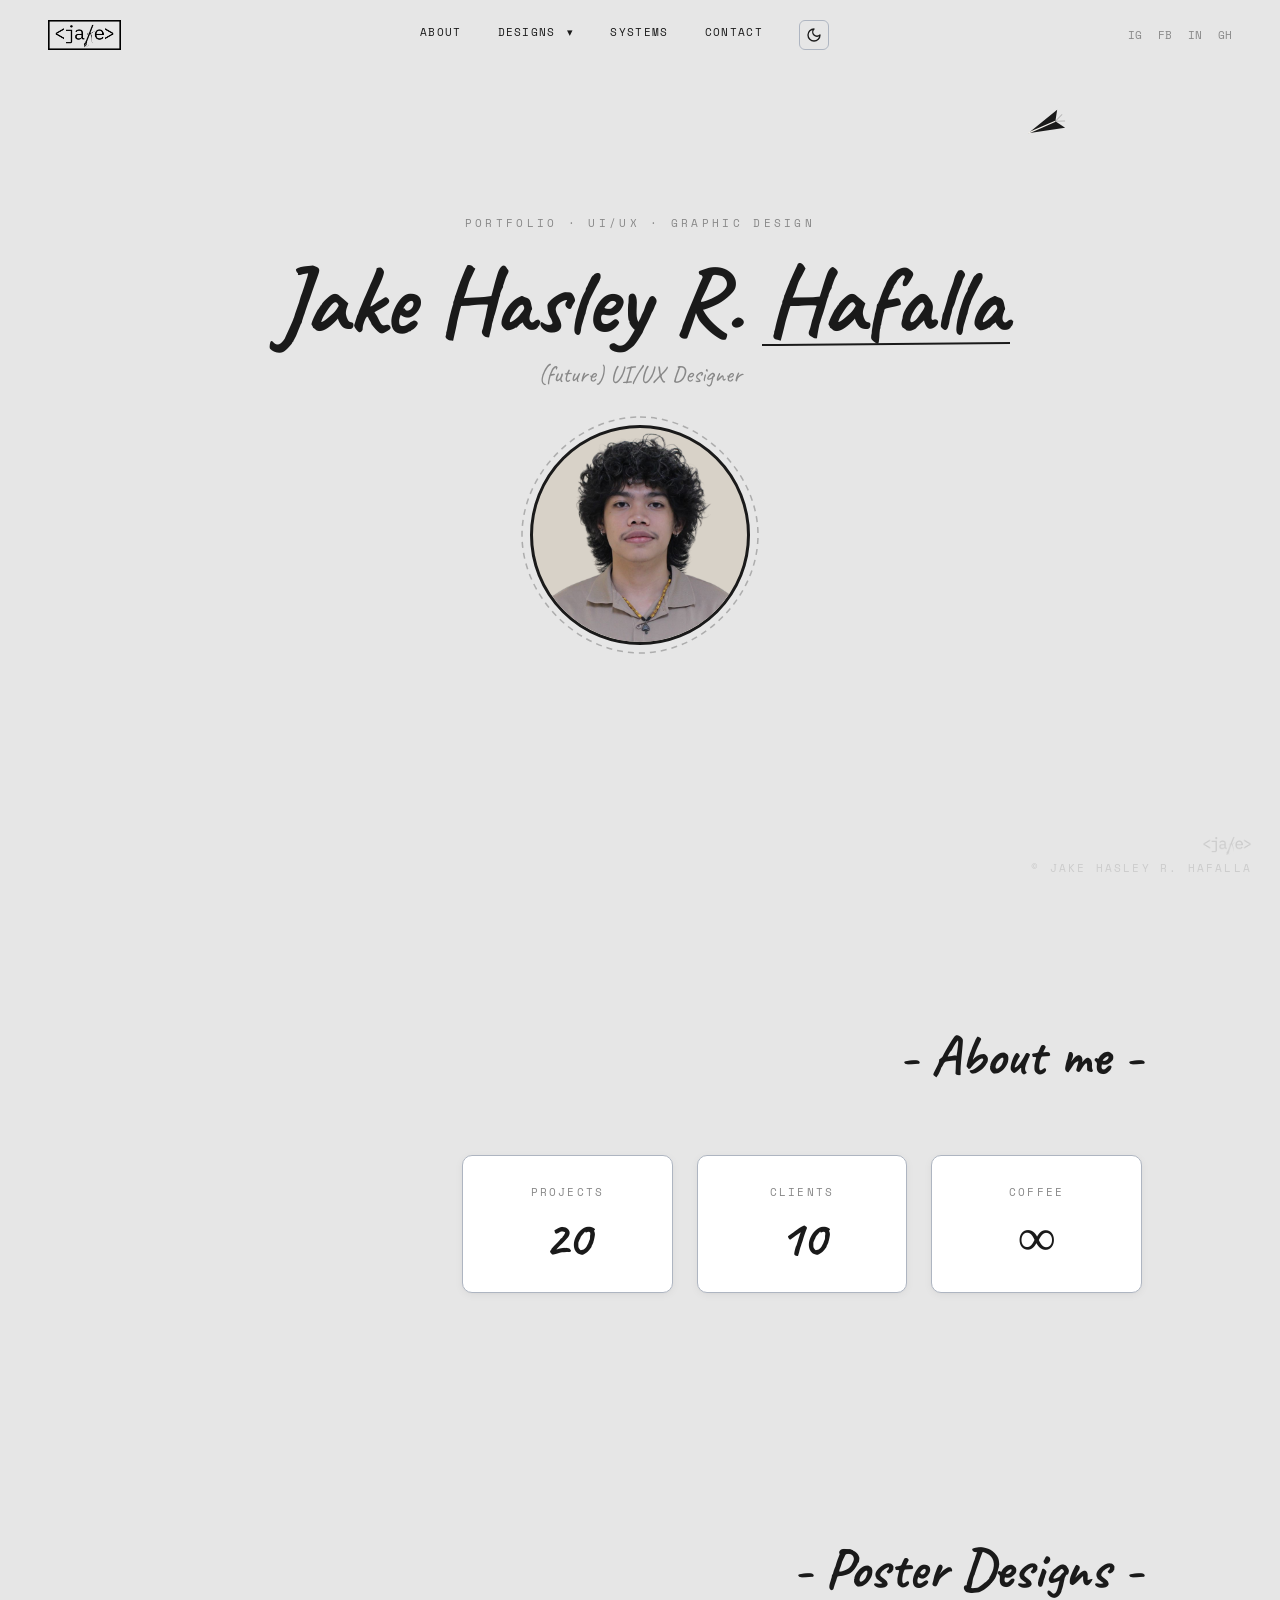
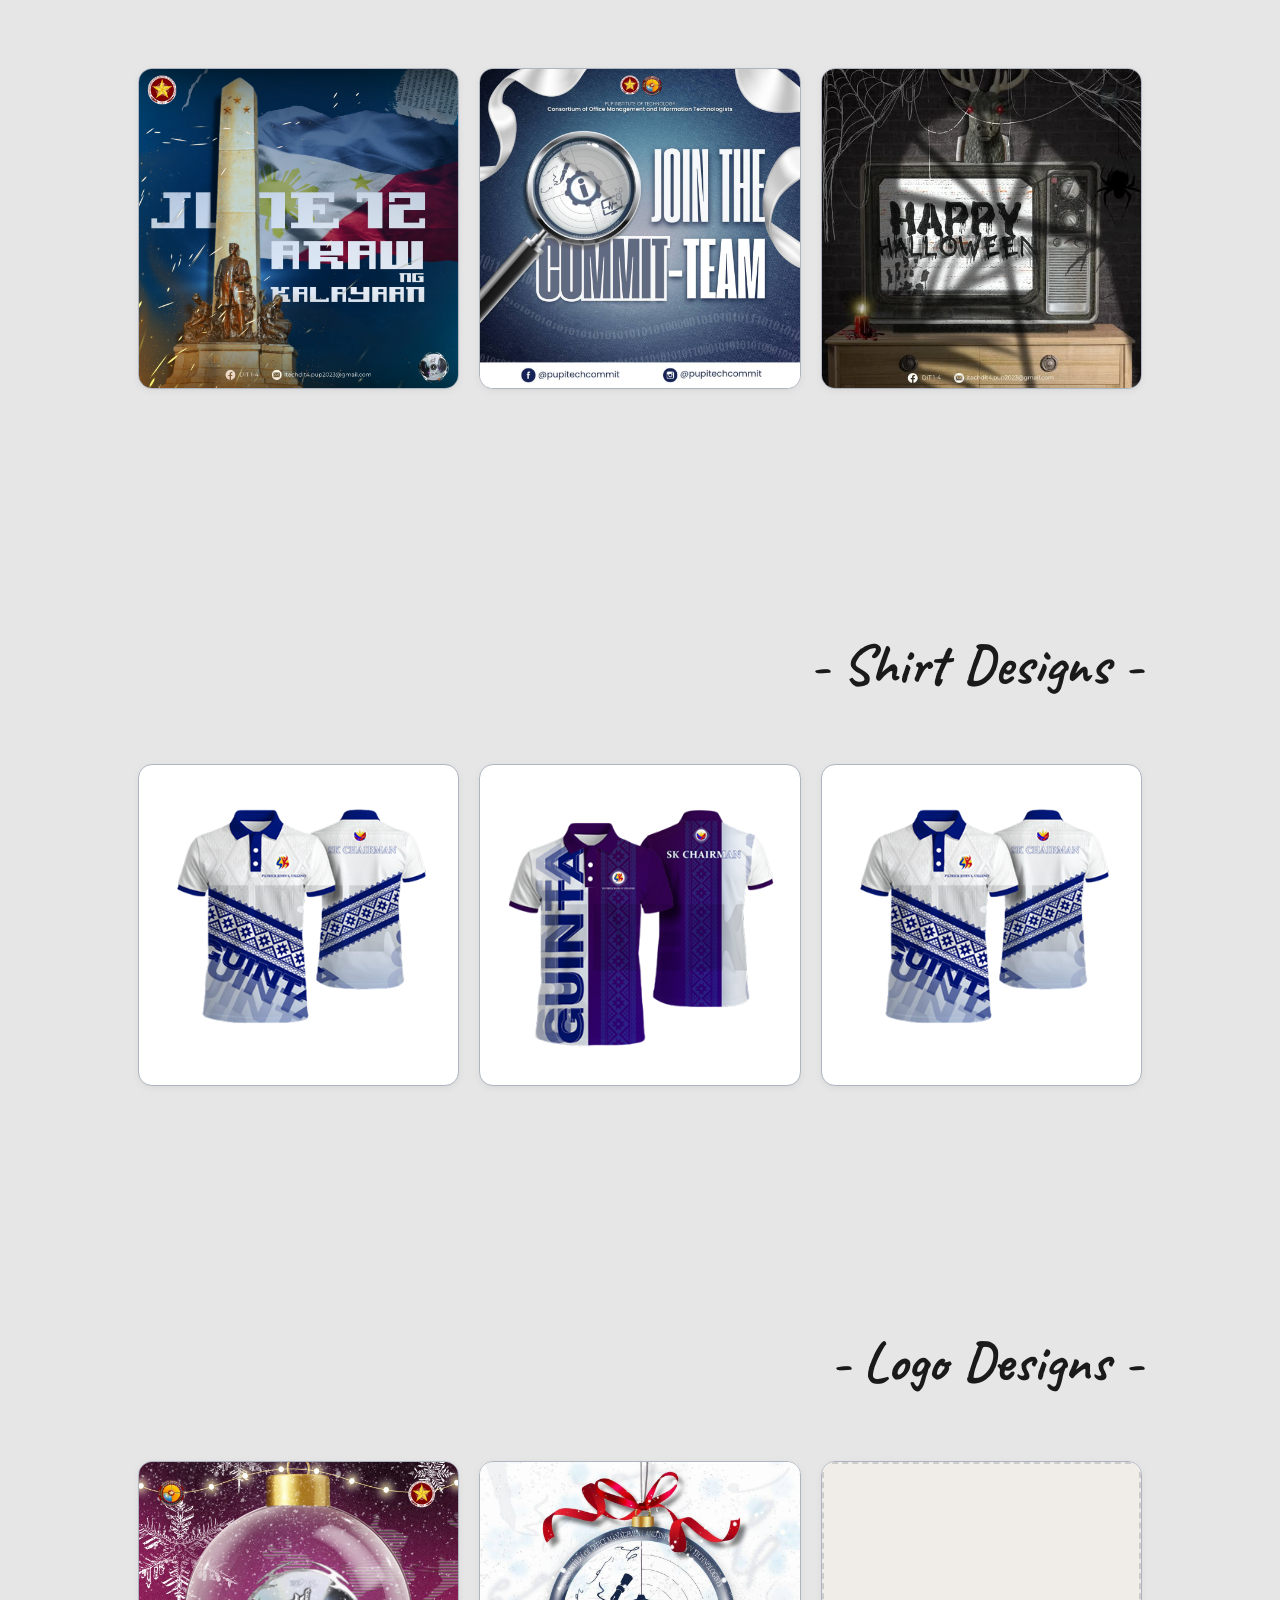
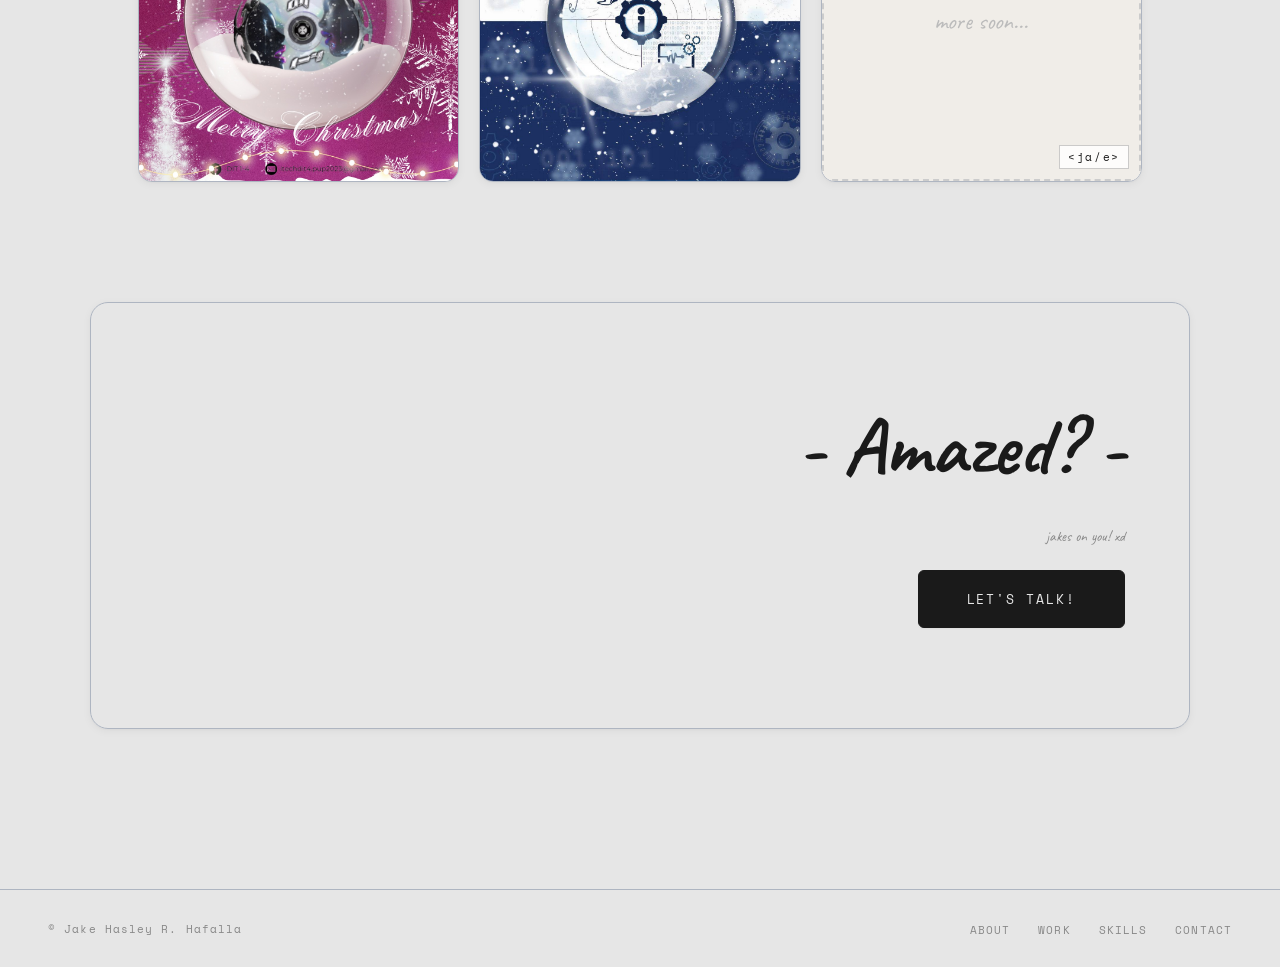
<file: index.html>
<!DOCTYPE html>
<html lang="en">
<head>
<meta charset="UTF-8">
<meta name="viewport" content="width=device-width, initial-scale=1.0">
<title>Portfolio - Hafalla</title>
<link rel="icon" href="images/LOGOs/logo-icon white.png">
<link rel="preconnect" href="https://fonts.googleapis.com">
<link rel="stylesheet" href="style.css">
<link href="https://fonts.googleapis.com/css2?family=Caveat:wght@400;600;700&family=Space+Mono:ital,wght@0,400;0,700;1,400&family=DM+Sans:ital,opsz,wght@0,9..40,300;0,9..40,500;1,9..40,300&display=swap" rel="stylesheet">
<style>
  
</style>
</head>
<body>

     
<div class="watermark-corner" aria-hidden="true">
  <img src="images/LOGOs/logo.png" style="width: 100%; height: auto; max-width: 50px;" alt="logo">
  <span class="wm-label">© Jake Hasley R. Hafalla</span>
</div>

<nav id="main-nav">
  <!-- PNG Logo — place your logo.png in the same folder as this file -->
  <a href="#hero" class="nav-logo" id="nav-logo-link">
    <img src="images/LOGOs/logo-header.png" alt="<ja/e> Logo" id="nav-logo-img"
         onerror="this.style.display='none'; document.getElementById('nav-logo-badge').style.display='block';">
    <span class="nav-logo-badge" id="nav-logo-badge">&lt;ja/e&gt;</span>
  </a>

  <!-- Hamburger Menu Button -->
  <button class="mobile-menu-btn" id="mobile-menu-btn" aria-label="Toggle menu">
    <span class="bar"></span>
    <span class="bar"></span>
    <span class="bar"></span>
  </button>

  <ul class="nav-links" id="nav-links">
    <li><a href="#about">About</a></li>
    <li class="has-dropdown">
      <a href="#0" class="dropdown-trigger">Designs <span class="dropdown-arrow">▾</span></a>
      <ul class="dropdown-menu">
        <li><a href="#posters">Posters</a></li>
        <li><a href="#shirts">Shirts</a></li>
        <li><a href="#logos">Logo</a></li>
      </ul>
    </li>
    <li><a href="#">Systems</a></li>
    <li><a href="#cta-outer">Contact</a></li>
    <li>
      <button id="theme-toggle" class="theme-toggle" aria-label="Toggle Dark Mode">
        <svg class="moon-icon" xmlns="http://www.w3.org/2000/svg" width="16" height="16" viewBox="0 0 24 24" fill="none" stroke="currentColor" stroke-width="2" stroke-linecap="round" stroke-linejoin="round">
          <path d="M12 3a6 6 0 0 0 9 9 9 9 0 1 1-9-9Z"></path>
        </svg>
        <svg class="sun-icon" xmlns="http://www.w3.org/2000/svg" width="16" height="16" viewBox="0 0 24 24" fill="none" stroke="currentColor" stroke-width="2" stroke-linecap="round" stroke-linejoin="round">
          <circle cx="12" cy="12" r="4"></circle>
          <path d="M12 2v2"></path>
          <path d="M12 20v2"></path>
          <path d="m4.93 4.93 1.41 1.41"></path>
          <path d="m17.66 17.66 1.41 1.41"></path>
          <path d="M2 12h2"></path>
          <path d="M20 12h2"></path>
          <path d="m6.34 17.66-1.41 1.41"></path>
          <path d="m19.07 4.93-1.41 1.41"></path>
        </svg>
      </button>
    </li>
  </ul>

  <div class="nav-social">
    <a href="https://www.instagram.com/_zkezke/" target="_blank" title="Instagram">IG</a>
    <a href="https://www.facebook.com/hasl3y" target="_blank " title="Facebook">FB</a>
    <a href="https://www.linkedin.com/in/jake-hasley-hafalla-511683383/" target="_blank" title="LinkedIn">IN</a>
    <a href="https://github.com/jekping" target="_blank" title="GitHub">GH</a>
  </div>
</nav>

<canvas id="airplane-canvas"></canvas>

<section id="hero">
  <p class="hero-tag">Portfolio · UI/UX · Graphic Design</p>
  <h1 class="hero-name">Jake Hasley R. <span class="scratch">Hafalla</span></h1>
  <p class="hero-subtitle">(future) UI/UX Designer</p>
  <div class="hero-photo-wrap">
    <svg class="hero-ring-svg" viewBox="0 0 256 256" fill="none">
      <path d="M128 10 C190 10,246 66,246 128 C246 190,190 246,128 246 C66 246,10 190,10 128 C10 66,66 10,128 10Z"
        stroke="#1a1a1a" stroke-width="1.5" stroke-dasharray="6 5" fill="none" opacity="0.28"/>
    </svg>
    <div class="hero-photo-circle">
      <img src="images/profile.png" alt="Jake Hasley R. Hafalla"
           onerror="this.style.display='none';">
      <span class="hero-photo-placeholder" id="photo-fallback" style="display:none;">
        <br>
      </span>
    </div>
  </div>
</section>

<section id="about">
  <h2 class="section-title reveal">About me</h2>
  <div class="stats-grid reveal">
    <div class="stat-card">
      <div class="stat-label">Projects</div>
      <div class="stat-value" data-count="20">0</div>
    </div>
    <div class="stat-card">
      <div class="stat-label">Clients</div>
      <div class="stat-value" data-count="10">0</div>
    </div>
    <div class="stat-card">
      <div class="stat-label">Coffee</div>
      <div class="stat-value">∞</div>
    </div>
  </div>
</section>

<section id="posters">
  <h2 class="section-title reveal">Poster Designs</h2>
  <div class="portfolio-grid reveal">
    <div class="portfolio-card"><div class="portfolio-card-inner"><img src="images/kalayaan.jpg" alt="araw ng kalayaan" style="width: 100%; height: 100%; object-fit: contain;"></div></div>
    <div class="portfolio-card"><div class="portfolio-card-inner"><img src="images/recruit.jpg" alt="araw ng kalayaan" style="width: 100%; height: 100%; object-fit: contain;"></div></div>
    <div class="portfolio-card"><div class="portfolio-card-inner"><img src="images/halloween.jpg" alt="araw ng kalayaan" style="width: 100%; height: 100%; object-fit: contain;"></div></div>
  </div>
</section>

<section id="shirts">
  <h2 class="section-title reveal">Shirt Designs</h2>
  <div class="portfolio-grid reveal">
    <div class="portfolio-card"><div class="portfolio-card-inner"><img src="images/GUINTA design 2.png" alt="araw ng kalayaan" style="width: 100%; height: 100%; object-fit: contain;"></div></div>
    <div class="portfolio-card"><div class="portfolio-card-inner"><img src="images/GUINTA design 1.png" alt="araw ng kalayaan" style="width: 100%; height: 100%; object-fit: contain;"></div></div>
    <div class="portfolio-card"><div class="portfolio-card-inner"><img src="images/GUINTA design 2.png" alt="araw ng kalayaan" style="width: 100%; height: 100%; object-fit: contain;"></div></div>
  </div>
</section>

<section id="logos">
  <h2 class="section-title reveal">Logo Designs</h2>
  <div class="portfolio-grid reveal">
    <div class="portfolio-card"><div class="portfolio-card-inner"><img src="images/dit34.jpg" alt="araw ng kalayaan" style="width: 100%; height: 100%; object-fit: contain;"></div></div>
    <div class="portfolio-card"><div class="portfolio-card-inner"><img src="images/commit.jpg" alt="araw ng kalayaan" style="width: 100%; height: 100%; object-fit: contain;"></div></div>
    <div class="portfolio-card"><div class="portfolio-card-inner mock-logo-empty" style="border:2px dashed #ccc;">
      <span style="font-family:'Caveat',cursive;font-size:var(--text-xl);color:#bbb;">more soon...</span>
      <div class="card-tag">&lt;ja/e&gt;</div>
    </div></div>
  </div>
</section>

<div id="cta-outer">
  <section id="cta" class="reveal">
    <h2 class="cta-title">- Amazed? -</h2>
    <p class="cta-sub">jakes on you! xd</p>
    <a href="mailto:jake.hasley26@gmail.com" class="btn-talk">Let's Talk!</a>
  </section>
</div>

<footer>
  <p>© Jake Hasley R. Hafalla</p>
  <ul class="footer-links">
    <li><a href="#about">About</a></li>
    <li><a href="#posters">Work</a></li>
    <li><a href="#logos">Skills</a></li>
    <li><a href="#cta-outer">Contact</a></li>
  </ul>
</footer>

<script src="script.js"></script>
</body>
</html>
</file>
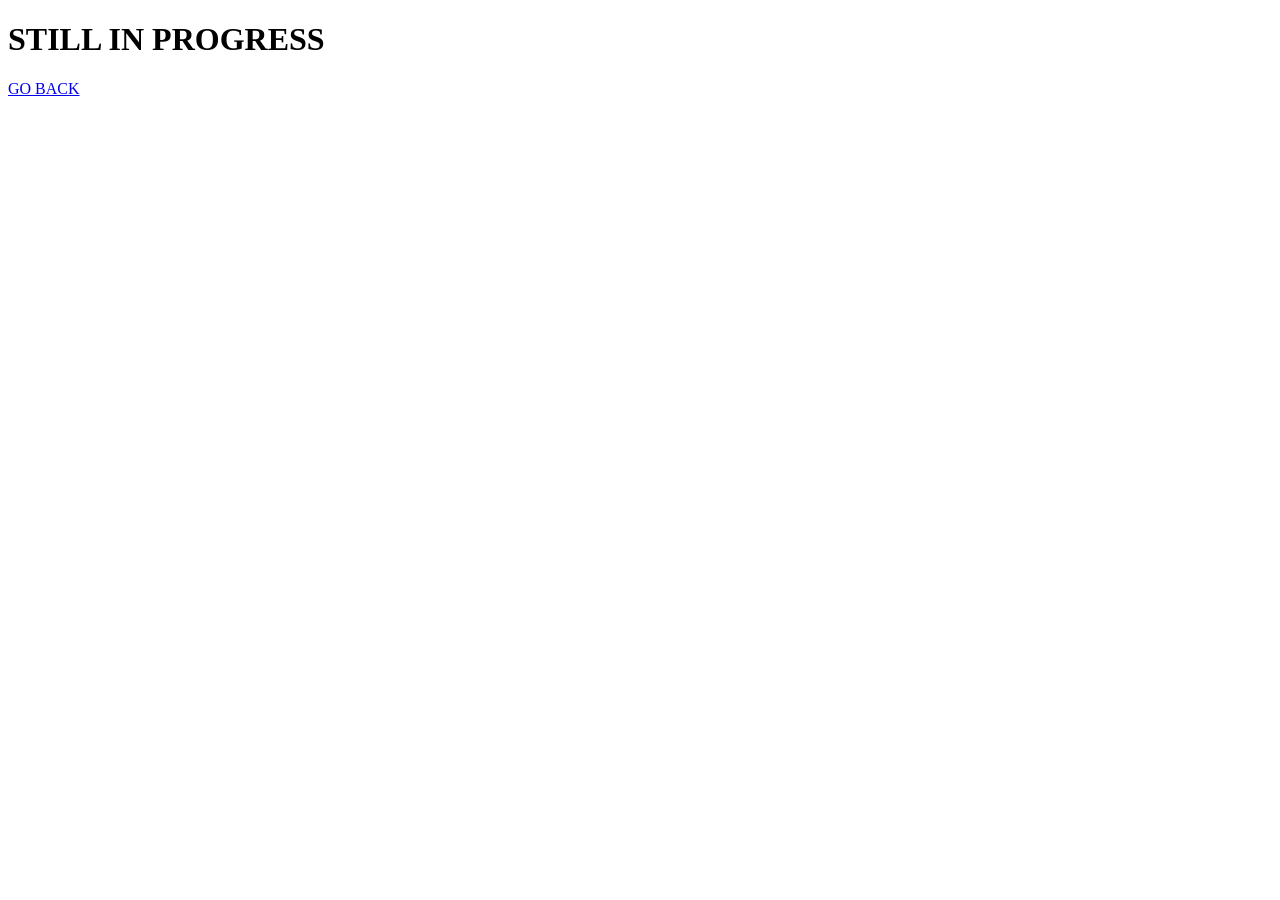
<file: artist.html>
<!DOCTYPE html>
<html lang="en">
<head>
    <meta charset="UTF-8">
    <meta name="viewport" content="width=device-width, initial-scale=1.0">
    <title>Document</title>
</head>
<body>
    <h1>STILL IN PROGRESS</h1>
    <a href="index.html"> GO BACK </a>
</body>
</html>
</file>
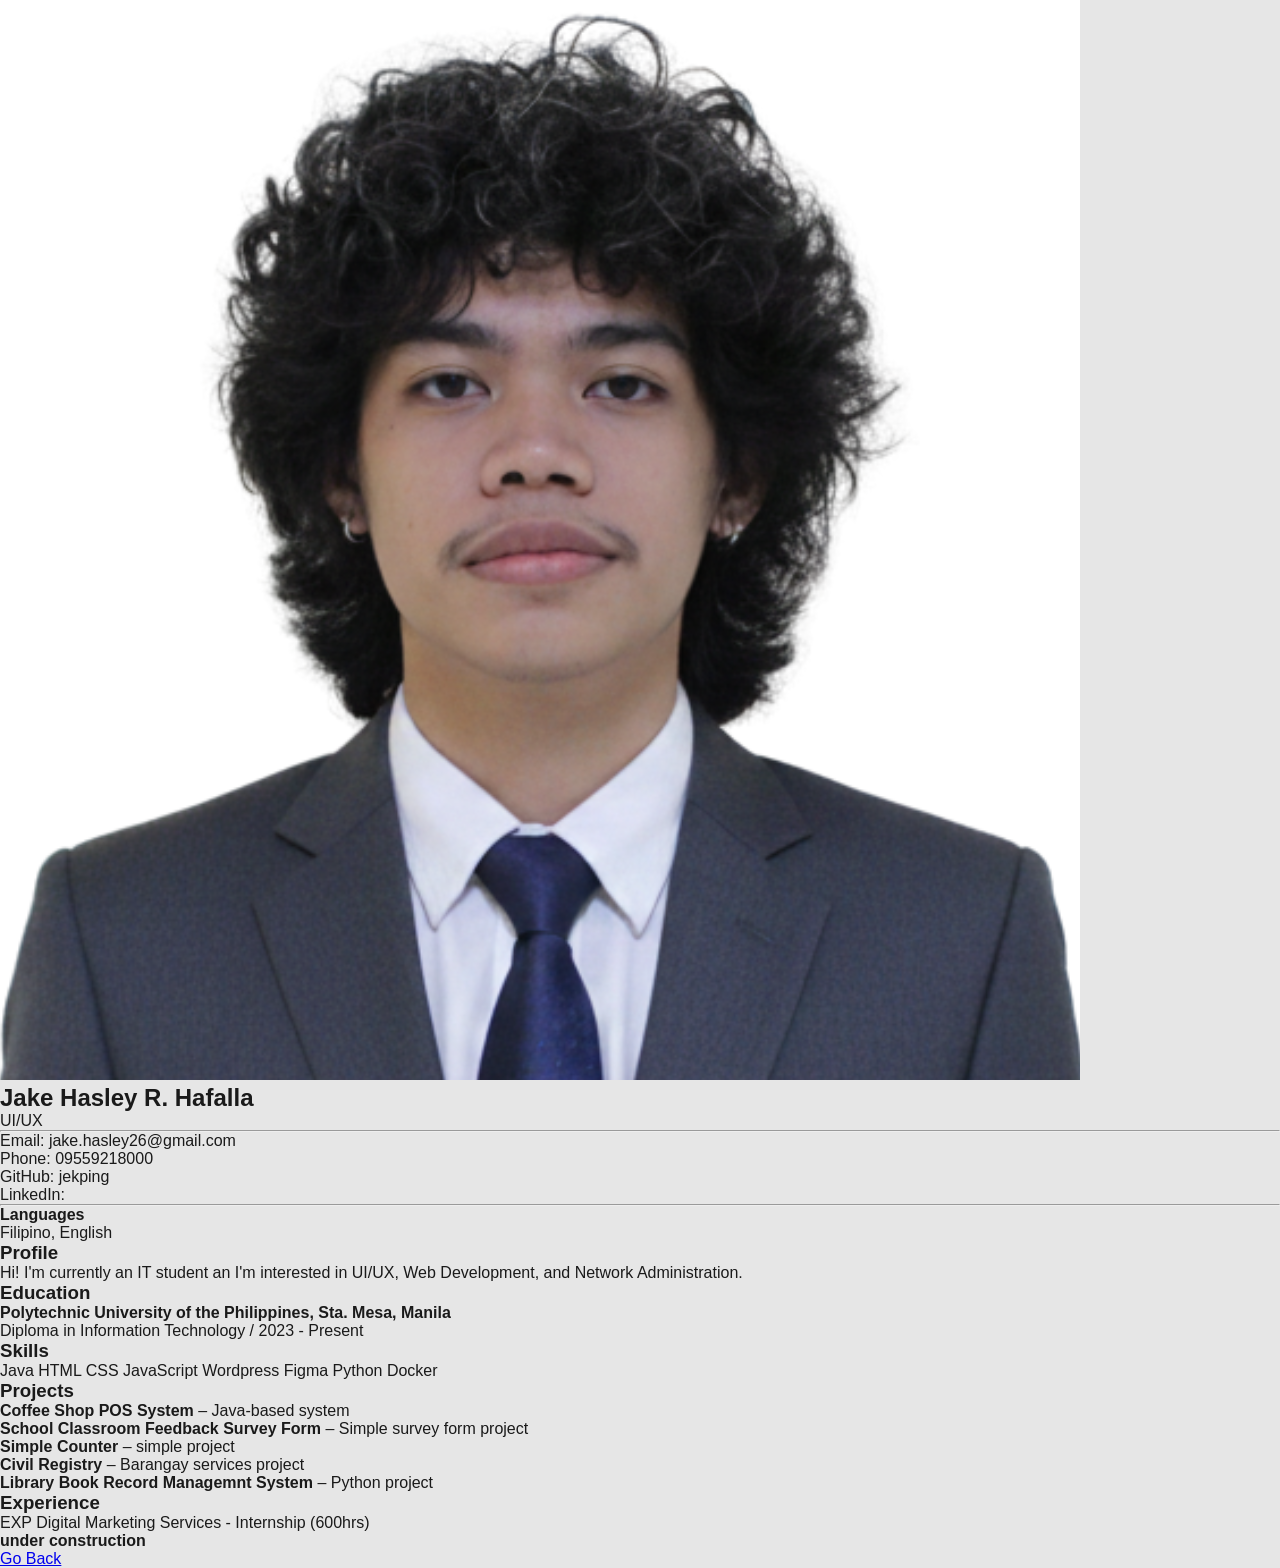
<file: dev.html>
<!DOCTYPE html>
<html lang="en">
<head>
  <meta charset="UTF-8">
  <meta name="viewport" content="width=device-width, initial-scale=1.0">
  <link rel="stylesheet" href="style.css">
  <title>HAFALLA - CV</title>
</head>
<body>

  <div class="cv">

    <div class="sidebar">
      <img src="img.png" alt="Profile">
      <h2>Jake Hasley R. Hafalla</h2>
      <p>UI/UX</p>

      <hr>

      <p>Email: jake.hasley26@gmail.com</p>
      <p>Phone: 09559218000</p>
      <p>GitHub: jekping</a> </p>
      <p>LinkedIn:</p>
      <hr>

      <p><b>Languages</b></p>
      <p>Filipino, English</p>
    </div>

    <div class="main">

      <div class="section">
        <h3>Profile</h3>
        <p>Hi! I'm currently an IT student an I'm interested in UI/UX, Web Development, and Network Administration.</p>
      </div>

      <div class="section">
        <h3>Education</h3>
        <ul>
          <li><b>Polytechnic University of the Philippines, Sta. Mesa, Manila</b></li>
          <ul>Diploma in Information Technology / 2023 - Present </ul>
        </ul>
      </div>

      <div class="section">
        <h3>Skills</h3>
        <div class="skills">
          <span>Java</span>
          <span>HTML</span>
          <span>CSS</span>
          <span>JavaScript</span>
          <span>Wordpress</span>
          <span>Figma</span>
          <span>Python</span>
          <span>Docker</span>
        </div>
      </div>

      <div class="section">
        <h3>Projects</h3>
        <ul>
          <li><b>Coffee Shop POS System</b> – Java-based system</li>
          <li><b>School Classroom Feedback Survey Form</b> – Simple survey form project</li>
          <li><b>Simple Counter</b> – simple project</li>
          <li><b>Civil Registry</b> – Barangay services project</li>
          <li><b>Library Book Record Managemnt System</b> – Python project</li>
          
        </ul>
      </div>

      <div class="section">
        <h3>Experience</h3>
        <ul>
          <li>EXP Digital Marketing Services - Internship (600hrs)</li>
        </ul>
      </div>
      <h4>under construction</h4>
      <a href="index.html"> Go Back </a>
    </div>

  </div>

</body>
</html>
</file>
<file: style.css>
:root {
  --bg: hwb(0 90% 10%);
  --ink: #1a1a1a;
  --muted: #888;
  --card-bg: #ffffff;

  /* Typography & Borders */
  --color-border: hsl(220, 13%, 88%);
  --color-border-strong: hsl(220, 13%, 72%);

  /* Shadows */
  --shadow-xs: 0 1px 2px rgba(0, 0, 0, 0.04);
  --shadow-sm: 0 2px 8px rgba(0, 0, 0, 0.05), 0 1px 2px rgba(0, 0, 0, 0.03);
  --shadow-md: 0 4px 16px rgba(0, 0, 0, 0.07), 0 2px 4px rgba(0, 0, 0, 0.04);
  --shadow-lg: 0 8px 24px rgba(0, 0, 0, 0.09), 0 4px 8px rgba(0, 0, 0, 0.05);

  /* Border radius */
  --radius-xs: 4px;
  --radius-sm: 6px;
  --radius-md: 10px;
  --radius-lg: 14px;
  --radius-xl: 18px;
  --radius-full: 9999px;

  /* Transitions */
  --transition-fast: 100ms ease;
  --transition-base: 180ms ease;
  --transition-slow: 320ms ease;

  /* Type scale */
  --text-xs: 11px;
  --text-sm: 13px;
  --text-base: 15px;
  --text-md: 17px;
  --text-lg: 20px;
  --text-xl: 24px;
  --text-2xl: 30px;
  --text-3xl: 40px;
}

body.dark-mode {
  --bg: #121212;
  --ink: #f8f9fa;
  --muted: #a1a1aa;
  --card-bg: #1a1a1a;
  --color-border: hsl(220, 13%, 20%);
  --color-border-strong: hsl(220, 13%, 30%);
  --shadow-xs: 0 1px 2px rgba(0, 0, 0, 0.3);
  --shadow-sm: 0 2px 8px rgba(0, 0, 0, 0.4), 0 1px 2px rgba(0, 0, 0, 0.2);
  --shadow-md: 0 4px 16px rgba(0, 0, 0, 0.5), 0 2px 4px rgba(0, 0, 0, 0.3);
  --shadow-lg: 0 8px 24px rgba(0, 0, 0, 0.6), 0 4px 8px rgba(0, 0, 0, 0.4);
}

*,
*::before,
*::after {
  box-sizing: border-box;
  margin: 0;
  padding: 0;
}
html {
  scroll-behavior: smooth;
}
body {
  background: var(--bg);
  color: var(--ink);
  font-family: "DM Sans", sans-serif;
  overflow-x: hidden;
  
}

/* Minimum Animation Layer Enforcement */
button, a, [role="button"] {
  transition:
    color var(--transition-base),
    background-color var(--transition-base),
    border-color var(--transition-base),
    box-shadow var(--transition-base),
    transform var(--transition-base),
    opacity var(--transition-base);
}

/* ── CUSTOM CURSOR ── */
.cursor {
  position: fixed;
  width: 12px;
  height: 12px;
  background: var(--ink);
  border-radius: 50%;
  pointer-events: none;
  z-index: 9999;
  transform: translate(-50%, -50%);
  transition:
    transform 0.15s ease,
    width 0.2s,
    height 0.2s;
  mix-blend-mode: multiply;
}
body.dark-mode .cursor {
  background: #fff;
  mix-blend-mode: difference;
}

/* ── SKELETON LOADING SCREEN ── */
.page-skeleton {
  position: fixed;
  inset: 0;
  background: var(--bg);
  z-index: 99999;
  display: flex;
  flex-direction: column;
  transition: opacity var(--transition-slow);
}
.page-skeleton.loaded {
  opacity: 0;
  pointer-events: none;
}
.skel-nav {
  display: flex;
  justify-content: space-between;
  align-items: center;
  padding: 20px 48px;
}
.skel-nav-links {
  display: flex;
  gap: 36px;
}
.skel-hero {
  flex: 1;
  display: flex;
  flex-direction: column;
  align-items: center;
  justify-content: center;
  padding-bottom: 10vh;
}
.skeleton {
  background: linear-gradient(90deg, var(--color-border) 25%, var(--color-border-strong) 50%, var(--color-border) 75%);
  background-size: 400% 100%;
  animation: skeleton-shimmer 1.5s ease infinite;
  border-radius: var(--radius-sm);
}
.skel-circle {
  border-radius: 50%;
}
@keyframes skeleton-shimmer {
  0% { background-position: 200% 0; }
  100% { background-position: -200% 0; }
}

/* ── WATERMARK — bottom-right corner ── */
.watermark-corner {
  position: fixed;
  bottom: 24px;
  right: 28px;
  z-index: 200;
  pointer-events: none;
  user-select: none;
  opacity: 0.12;
  display: flex;
  flex-direction: column;
  align-items: flex-end;
  gap: 5px;
}

body.dark-mode .nav-logo img,
body.dark-mode .watermark-corner img {
  filter: invert(1) brightness(0.9);
}

.watermark-corner .wm-label {
  font-family: "Space Mono", monospace;
  font-size: var(--text-xs);
  letter-spacing: 0.2em;
  text-transform: uppercase;
  color: var(--ink);
}

/* ── NAV ── */
nav {
  position: fixed;
  top: 0;
  left: 0;
  right: 0;
  display: flex;
  justify-content: space-between;
  align-items: center;
  padding: 20px 48px;
  z-index: 500;
}

/* PNG logo wrapper */
.nav-logo {
  display: flex;
  align-items: center;
  text-decoration: none;
}
.nav-logo img {
  height: 30px;
  width: auto;
  display: block;
}
/* Fallback text badge — shown when PNG is missing */
.nav-logo-badge {
  font-family: "Space Mono", monospace;
  font-size: var(--text-sm);
  font-weight: 700;
  color: var(--ink);
  border: 2px solid var(--ink);
  padding: 5px 11px;
  letter-spacing: -0.02em;
  display: none;
}

.nav-links {
  display: flex;
  gap: 36px;
  list-style: none;
  transition:
    opacity 0.35s ease,
    transform 0.35s ease;
}
.nav-links.hidden {
  opacity: 0;
  transform: translateY(-10px);
  pointer-events: none;
}
.nav-links a {
  font-family: "Space Mono", monospace;
  font-size: var(--text-xs);
  letter-spacing: 0.12em;
  text-transform: uppercase;
  color: var(--ink);
  text-decoration: none;
  position: relative;
  cursor: none;
}
.nav-links a::after {
  content: "";
  position: absolute;
  bottom: -2px;
  left: 0;
  width: 0;
  height: 1.5px;
  background: var(--ink);
  transition: width 0.3s ease;
}
.nav-links a:hover::after {
  width: 100%;
}

/* Theme Toggle Button */
.theme-toggle {
  background: transparent;
  border: 1px solid var(--color-border-strong);
  color: var(--ink);
  width: 30px;
  height: 30px;
  border-radius: var(--radius-sm);
  cursor: pointer;
  display: flex;
  align-items: center;
  justify-content: center;
}
.theme-toggle:hover {
  background: var(--ink);
  color: var(--bg);
}
.theme-toggle .sun-icon {
  display: none;
}
body.dark-mode .theme-toggle .sun-icon {
  display: block;
}
body.dark-mode .theme-toggle .moon-icon {
  display: none;
}

/* Mobile Menu Button */
.mobile-menu-btn {
  display: none;
  background: none;
  border: none;
  cursor: pointer;
  padding: 8px;
  z-index: 600;
}
.mobile-menu-btn .bar {
  display: block;
  width: 24px;
  height: 2px;
  margin: 5px auto;
  background-color: var(--ink);
  transition: all var(--transition-base);
}
.mobile-menu-btn.is-active .bar:nth-child(1) {
  transform: translateY(7px) rotate(45deg);
}
.mobile-menu-btn.is-active .bar:nth-child(2) {
  opacity: 0;
}
.mobile-menu-btn.is-active .bar:nth-child(3) {
  transform: translateY(-7px) rotate(-45deg);
}

.has-dropdown {
  position: relative;
}
.dropdown-arrow {
  font-size: var(--text-xs);
  margin-left: 3px;
}
.dropdown-menu {
  position: absolute;
  top: calc(100% + 12px);
  left: 50%;
  transform: translateX(-50%);
  background: var(--bg);
  border: 1px solid var(--color-border-strong);
  border-radius: var(--radius-md);
  box-shadow: var(--shadow-md);
  list-style: none;
  min-width: 160px;
  padding: 6px 0;
  opacity: 0;
  pointer-events: none;
  transform: translateX(-50%) translateY(-6px);
  transition: opacity var(--transition-base), transform var(--transition-base);
  z-index: 600;
}

.dropdown-menu::after {
  content: "";
  position: absolute;
  top: -15px; /* Covers the 12px gap + a little extra */
  left: 0;
  right: 0;
  height: 20px;
  background: transparent;
  z-index: -1;
}

.has-dropdown:hover .dropdown-menu,
.has-dropdown:focus-within .dropdown-menu {
  opacity: 1;
  pointer-events: auto;
  transform: translateX(-50%) translateY(0);
}
.dropdown-menu li a {
  display: block;
  padding: 8px 18px;
  font-family: "Space Mono", monospace;
  font-size: var(--text-xs);
  letter-spacing: 0.12em;
  text-transform: uppercase;
  color: var(--ink);
  text-decoration: none;
  white-space: nowrap;
  transition: background 0.30s;
}
.dropdown-menu li a:hover {
  background: var(--ink);
  color: var(--bg);
}
.dropdown-menu li a::after {
  display: none;
}

.nav-social {
  display: flex;
  gap: 16px;
  align-items: center;
}
.nav-social a {
  font-family: "Space Mono", monospace;
  font-size: var(--text-xs);
  color: var(--ink);
  text-decoration: none;
  opacity: 0.45;
  transition: opacity 0.2s;
}
.nav-social a:hover {
  opacity: 1;
}

/* ── AIRPLANE CANVAS — absolute, full page ── */
#airplane-canvas {
  position: absolute;
  top: 0;
  left: 0;
  width: 100%;
  pointer-events: none;
  z-index: 50;
}

/* ── HERO ── */
#hero {
  min-height: 100vh;
  display: flex;
  flex-direction: column;
  align-items: center;
  justify-content: center;
  padding-top: 80px;
  position: relative;
}
.hero-tag {
  font-family: "Space Mono", monospace;
  font-size: var(--text-xs);
  letter-spacing: 0.3em;
  text-transform: uppercase;
  color: var(--muted);
  margin-bottom: 20px;
  opacity: 0;
  animation: fadeUp 0.8s 0.2s ease forwards;
}
.hero-name {
  font-family: "Caveat", cursive;
  font-size: clamp(52px, 8vw, 96px);
  font-weight: 700;
  line-height: 1.05;
  text-align: center;
  opacity: 0;
  animation: fadeUp 0.9s 0.4s ease forwards;
}
.hero-name .scratch {
  position: relative;
  display: inline-block;
}
.hero-name .scratch::after {
  content: "";
  position: absolute;
  bottom: 6px;
  left: -4px;
  right: -4px;
  height: 2px;
  background: var(--ink);
  transform: rotate(-0.5deg);
}
.hero-subtitle {
  font-family: "Caveat", cursive;
  font-size: var(--text-xl);
  color: var(--muted);
  margin-top: 8px;
  opacity: 0;
  animation: fadeUp 0.9s 0.55s ease forwards;
}
.hero-photo-wrap {
  position: relative;
  margin-top: 36px;
  opacity: 0;
  animation: fadeUp 1s 0.7s ease forwards;
}
.hero-photo-circle {
  width: 220px;
  height: 220px;
  border-radius: 50%;
  background: #d8d2c8;
  border: 3px solid var(--ink);
  display: flex;
  align-items: center;
  justify-content: center;
  position: relative;
  z-index: 2;
  overflow: hidden;
}
.hero-photo-circle img {
  width: 100%;
  height: 100%;
  object-fit: cover;
  border-radius: 50%;
  display: block;
}
.hero-photo-placeholder {
  font-family: "Caveat", cursive;
  font-size: var(--text-base);
  color: #888;
  text-align: center;
  padding: 20px;
}
.hero-ring-svg {
  position: absolute;
  top: -18px;
  left: -18px;
  width: calc(100% + 36px);
  height: calc(100% + 36px);
  z-index: 1;
  animation: spinDash 40s linear infinite;
}
.hero-ring-svg path {
  stroke: var(--ink);
}
body.dark-mode .hero-photo-circle {
  background: #2d2d2d;
}

/* ── SECTIONS ── */
section {
  padding: 120px 48px;
  max-width: 1100px;
  margin: 0 auto;
  position: relative;
}

/* Section titles — RIGHT aligned */
.section-title {
  font-family: "Caveat", cursive;
  font-size: clamp(36px, 5vw, 56px);
  font-weight: 700;
  text-align: right;
  margin-bottom: 64px;
  display: block;
  width: 100%;
}
.section-title::before {
  content: "- ";
}
.section-title::after {
  content: " -";
}

/* ── STATS ── */
.stats-grid {
  display: grid;
  grid-template-columns: repeat(3, 1fr);
  gap: 24px;
  max-width: 680px;
  margin-left: auto;
}
.stat-card {
  background: var(--card-bg);
  border: 1px solid var(--color-border-strong);
  border-radius: var(--radius-md);
  box-shadow: var(--shadow-sm);
  padding: 28px 20px;
  text-align: center;
  transition: transform var(--transition-base), box-shadow var(--transition-base);
  cursor: none;
}
.stat-card:hover {
  transform: translateY(-2px);
  box-shadow: var(--shadow-md);
}
.stat-label {
  font-family: "Space Mono", monospace;
  font-size: var(--text-xs);
  letter-spacing: 0.2em;
  text-transform: uppercase;
  color: var(--muted);
  margin-bottom: 12px;
}
.stat-value {
  font-family: "Caveat", cursive;
  font-size: 52px;
  font-weight: 700;
  line-height: 1;
}

/* ── PORTFOLIO ── */
.portfolio-grid {
  display: grid;
  grid-template-columns: repeat(3, 1fr);
  gap: 20px;
}
.portfolio-card {
  background: var(--card-bg);
  border: 1px solid var(--color-border-strong);
  border-radius: var(--radius-lg);
  box-shadow: var(--shadow-sm);
  aspect-ratio: 2/2;
  overflow: hidden;
  position: relative;
  cursor: none;
  transition: transform var(--transition-base), box-shadow var(--transition-base);
}
.portfolio-card:hover {
  transform: translateY(-4px) rotate(-0.5deg);
  box-shadow: var(--shadow-lg);
  z-index: 10;
}
.portfolio-card-inner {
  width: 100%;
  height: 100%;
  display: flex;
  align-items: center;
  justify-content: center;
  position: relative;
}

.mock-logo-empty {
  background: #f0ede8;
}
body.dark-mode .mock-logo-empty {
  background: #2a2a2a;
}
.card-tag {
  position: absolute;
  bottom: 10px;
  right: 10px;
  font-family: "Space Mono", monospace;
  font-size: var(--text-xs);
  letter-spacing: 0.15em;
  background: rgba(255, 255, 255, 0.85);
  padding: 3px 8px;
  color: var(--ink);
  border: 1px solid rgba(0, 0, 0, 0.2);
}
body.dark-mode .card-tag {
  background: rgba(30, 30, 30, 0.85);
  color: var(--ink);
  border-color: rgba(255, 255, 255, 0.2);
}

/* ── CTA ── */
#cta-outer {
  padding: 0 48px 80px;
  max-width: 1196px;
  margin: 0 auto;
}
#cta {
  text-align: right;
  padding: 100px 64px;
  border: 1px solid var(--color-border-strong);
  border-radius: var(--radius-xl);
  box-shadow: var(--shadow-sm);
  position: relative;
}
.cta-eyebrow {
  font-family: "Caveat", cursive;
  font-size: var(--text-md);
  color: var(--muted);
  margin-bottom: 8px;
}
.cta-sub {
  font-family: "Caveat", cursive;
  font-size: var(--text-base);
  color: var(--muted);
  margin-bottom: 24px;
}
.cta-title {
  font-family: "Caveat", cursive;
  font-size: clamp(48px, 7vw, 80px);
  font-weight: 700;
  line-height: 1.1;
  margin-bottom: 36px;
}
.btn-talk {
  display: inline-block;
  background: var(--ink);
  color: var(--bg);
  font-family: "Space Mono", monospace;
  font-size: var(--text-sm);
  letter-spacing: 0.15em;
  text-transform: uppercase;
  padding: 18px 48px;
  text-decoration: none;
  border: 1px solid var(--ink);
  border-radius: var(--radius-sm);
  box-shadow: var(--shadow-xs);
  cursor: none;
}
.btn-talk:hover {
  transform: translateY(-2px);
  box-shadow: var(--shadow-md);
  background: var(--bg);
  color: var(--ink);
}

/* ── FOOTER ── */
footer {
  padding: 28px 48px;
  display: flex;
  justify-content: space-between;
  align-items: center;
  border-top: 1px solid var(--color-border-strong);
  margin-top: 80px;
}
footer p {
  font-family: "Space Mono", monospace;
  font-size: var(--text-xs);
  letter-spacing: 0.1em;
  color: var(--muted);
}
.footer-links {
  display: flex;
  gap: 28px;
  list-style: none;
}
.footer-links a {
  font-family: "Space Mono", monospace;
  font-size: var(--text-xs);
  letter-spacing: 0.1em;
  text-transform: uppercase;
  color: var(--muted);
  text-decoration: none;
  transition: color 0.2s;
}
.footer-links a:hover {
  color: var(--ink);
}

/* ── SCROLL REVEAL ── */
.reveal {
  opacity: 0;
  transform: translateY(28px);
  transition:
    opacity 0.7s ease,
    transform 0.7s ease;
}
.reveal.visible {
  opacity: 1;
  transform: translateY(0);
}

@keyframes fadeUp {
  from {
    opacity: 0;
    transform: translateY(24px);
  }
  to {
    opacity: 1;
    transform: translateY(0);
  }
}
@keyframes spinDash {
  from {
    transform: rotate(0deg);
  }
  to {
    transform: rotate(360deg);
  }
}

@media (max-width: 768px) {
  nav {
    padding: 16px 24px;
    background: var(--bg);
  }
  .skel-nav {
    padding: 16px 24px;
  }
  .skel-nav-links {
    display: none;
  }
  .mobile-menu-btn {
    display: block;
  }
  .nav-links {
    position: absolute;
    top: 100%;
    left: 0;
    width: 100%;
    background: var(--bg);
    flex-direction: column;
    padding: 24px 0;
    border-bottom: 1px solid var(--color-border-strong);
    box-shadow: var(--shadow-sm);
    opacity: 0;
    pointer-events: none;
    transform: translateY(-10px);
  }
  .nav-links.mobile-open {
    opacity: 1 !important;
    pointer-events: auto !important;
    transform: translateY(0) !important;
  }
  .nav-social {
    display: none; /* Hide social icons to keep mobile menu neat */
  }
  section {
    padding: 80px 24px;
  }
  .portfolio-grid {
    grid-template-columns: 1fr 1fr;
  }
  .stats-grid {
    grid-template-columns: 1fr;
    max-width: 280px;
  }
  #cta {
    padding: 64px 24px;
    text-align: left;
  }
  footer {
    flex-direction: column;
    gap: 16px;
    text-align: center;
  }
}
</file>
